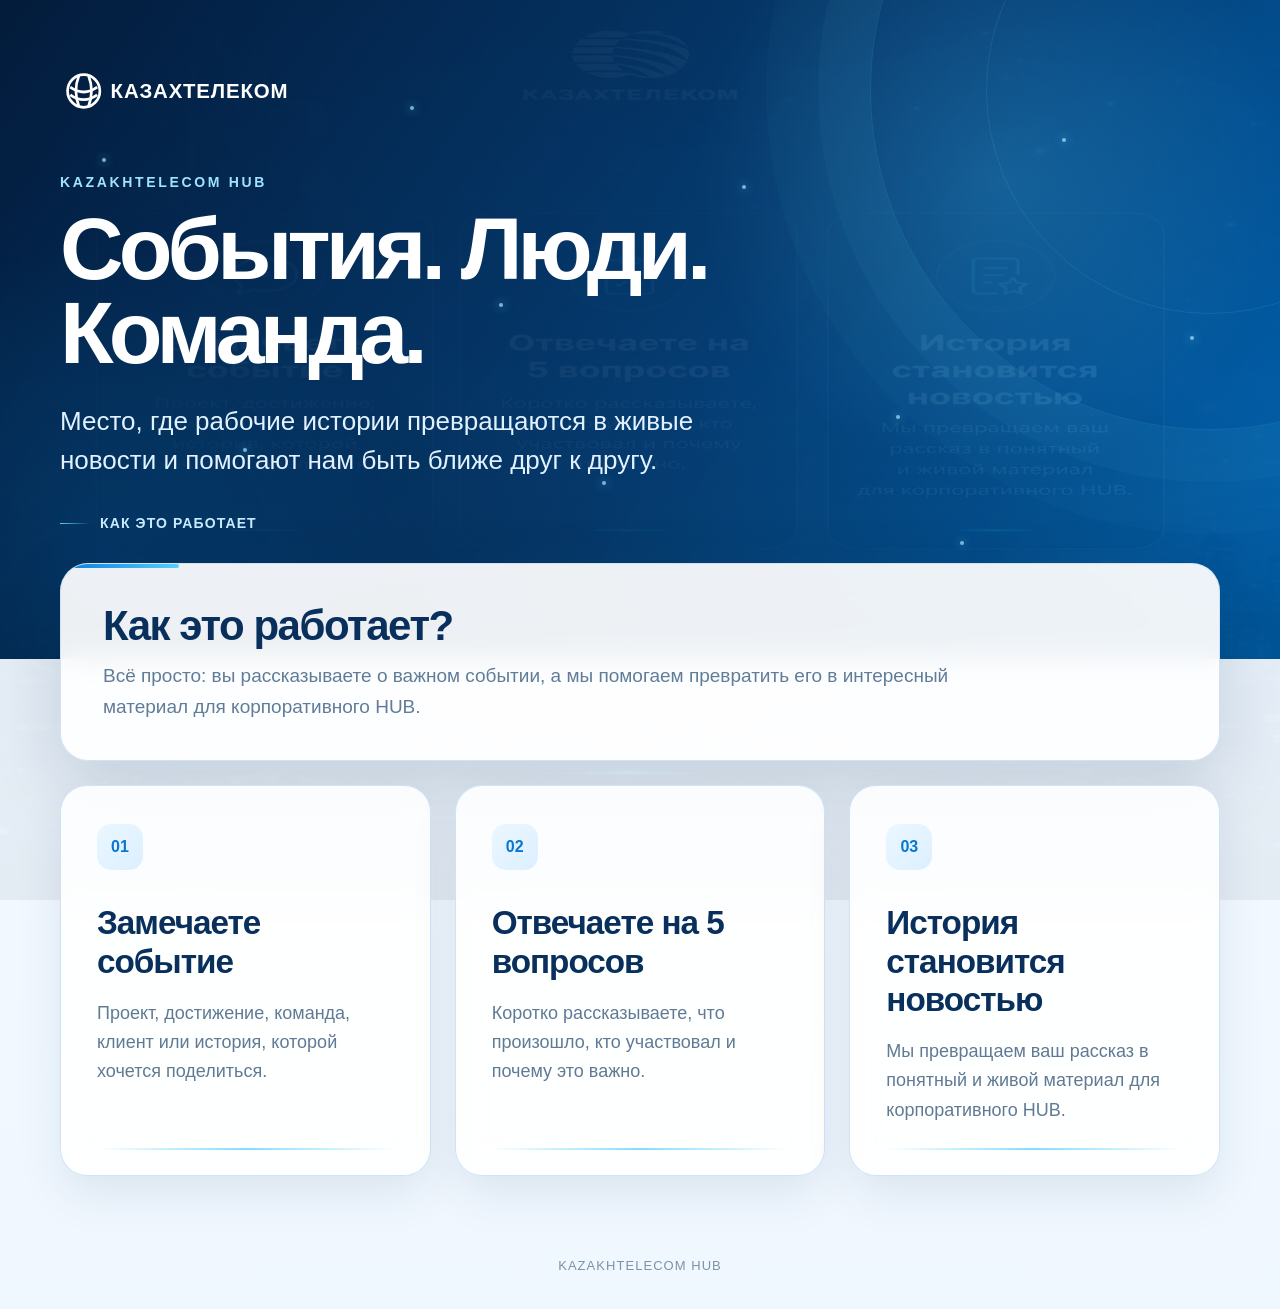
<file: index.html>
<!DOCTYPE html>
<html lang="ru">
<head>
  <meta charset="UTF-8">
  <meta name="viewport" content="width=device-width, initial-scale=1.0">
  <meta name="theme-color" content="#062a56">
  <title>Kazakhtelecom HUB</title>

  <style>
    :root {
      --navy: #062a56;
      --navy-2: #0a477f;
      --blue: #0a78d4;
      --cyan: #58cfff;
      --text: #092f5c;
      --muted: #607c98;
      --line: rgba(206, 226, 245, .95);
      --glass: rgba(255,255,255,.89);
      --shadow: 0 24px 70px rgba(4, 37, 73, .15);
    }

    * { box-sizing: border-box; }

    html { scroll-behavior: smooth; }

    body {
      margin: 0;
      color: var(--text);
      font-family: Arial, Helvetica, sans-serif;
      background:
        linear-gradient(rgba(244,249,255,.94), rgba(239,247,255,.95)),
        url("telecom-background.png") center top / cover fixed no-repeat;
      overflow-x: hidden;
    }

    .hero {
      min-height: 650px;
      position: relative;
      overflow: hidden;
      color: #fff;
      background:
        linear-gradient(125deg, rgba(3, 27, 59, .98) 0%, rgba(5, 59, 112, .95) 53%, rgba(0, 108, 190, .88) 100%),
        url("telecom-background.png") center 35% / cover no-repeat;
    }

    .hero::before {
      content: "";
      position: absolute;
      inset: 0;
      background:
        radial-gradient(circle at 78% 27%, rgba(102,218,255,.18), transparent 27%),
        radial-gradient(circle at 8% 84%, rgba(0,157,255,.12), transparent 24%),
        linear-gradient(180deg, transparent 58%, rgba(0,0,0,.15) 100%);
      pointer-events: none;
    }

    .grid-glow {
      position: absolute;
      width: 680px;
      height: 680px;
      right: -270px;
      top: -250px;
      border: 1px solid rgba(118, 216, 255, .12);
      border-radius: 50%;
      box-shadow:
        0 0 0 52px rgba(118,216,255,.035),
        0 0 0 104px rgba(118,216,255,.02);
      pointer-events: none;
    }

    .grid-glow::after {
      content: "";
      position: absolute;
      inset: 115px;
      border: 1px solid rgba(118,216,255,.11);
      border-radius: 50%;
    }

    .particles {
      position: absolute;
      inset: 0;
      pointer-events: none;
    }

    .particle {
      position: absolute;
      width: 4px;
      height: 4px;
      border-radius: 50%;
      background: #a6e4ff;
      box-shadow: 0 0 9px #63d0ff, 0 0 24px rgba(88, 207, 255, .72);
      animation: pulse 5.2s ease-in-out infinite alternate;
      opacity: .72;
    }

    .particle:nth-child(1){left:8%;top:24%;animation-delay:.2s}
    .particle:nth-child(2){left:19%;top:68%;animation-delay:1.1s}
    .particle:nth-child(3){left:32%;top:16%;animation-delay:1.8s}
    .particle:nth-child(4){left:47%;top:73%;animation-delay:.7s}
    .particle:nth-child(5){left:58%;top:28%;animation-delay:1.4s}
    .particle:nth-child(6){left:70%;top:63%;animation-delay:2.2s}
    .particle:nth-child(7){left:83%;top:21%;animation-delay:1.2s}
    .particle:nth-child(8){left:93%;top:51%;animation-delay:.6s}
    .particle:nth-child(9){left:39%;top:46%;animation-delay:2.7s}
    .particle:nth-child(10){left:75%;top:82%;animation-delay:1.9s}

    @keyframes pulse {
      from { transform: translateY(0) scale(.85); opacity: .35; }
      to   { transform: translateY(-16px) scale(1.25); opacity: 1; }
    }

    .hero-inner {
      width: min(1160px, calc(100% - 44px));
      margin: 0 auto;
      padding: 66px 0 128px;
      position: relative;
      z-index: 2;
    }

    .brand {
      width: 280px;
      max-width: 70vw;
      display: block;
      margin-bottom: 58px;
    }

    .eyebrow {
      margin: 0 0 17px;
      font-size: 14px;
      font-weight: 700;
      letter-spacing: .19em;
      color: #9fe3ff;
      text-transform: uppercase;
    }

    h1 {
      max-width: 950px;
      margin: 0;
      font-size: clamp(52px, 7.4vw, 88px);
      line-height: .96;
      letter-spacing: -.055em;
      font-weight: 800;
    }

    .subtitle {
      max-width: 720px;
      margin: 27px 0 0;
      font-size: clamp(19px, 2.25vw, 26px);
      line-height: 1.5;
      color: #e1f1ff;
    }

    .scroll-cue {
      margin-top: 35px;
      display: inline-flex;
      align-items: center;
      gap: 10px;
      color: #c9ebff;
      font-size: 14px;
      font-weight: 700;
      letter-spacing: .08em;
      text-transform: uppercase;
    }

    .scroll-cue span {
      width: 30px;
      height: 1px;
      background: linear-gradient(90deg, var(--cyan), transparent);
    }

    .content {
      width: min(1160px, calc(100% - 44px));
      margin: -96px auto 0;
      position: relative;
      z-index: 3;
      padding-bottom: 82px;
    }

    .intro {
      position: relative;
      overflow: hidden;
      margin-bottom: 24px;
      padding: 38px 42px;
      border: 1px solid rgba(209, 227, 243, .98);
      border-radius: 28px;
      background: rgba(255,255,255,.93);
      box-shadow: var(--shadow);
      backdrop-filter: blur(14px);
    }

    .intro::before {
      content: "";
      position: absolute;
      left: 0;
      top: 0;
      width: 118px;
      height: 4px;
      border-radius: 0 5px 5px 0;
      background: linear-gradient(90deg, #067ad8, var(--cyan));
    }

    .intro h2 {
      margin: 0 0 9px;
      font-size: clamp(31px, 4vw, 42px);
      line-height: 1.15;
      letter-spacing: -.035em;
    }

    .intro p {
      max-width: 870px;
      margin: 0;
      color: var(--muted);
      font-size: 19px;
      line-height: 1.65;
    }

    .cards {
      display: grid;
      grid-template-columns: repeat(3, 1fr);
      gap: 24px;
    }

    .card {
      position: relative;
      min-height: 360px;
      padding: 38px 36px 50px;
      border: 1px solid var(--line);
      border-radius: 27px;
      background: var(--glass);
      box-shadow: 0 18px 48px rgba(7, 43, 82, .09);
      backdrop-filter: blur(14px);
      transition: transform .25s ease, box-shadow .25s ease, border-color .25s ease;
    }

    .card:hover {
      transform: translateY(-8px);
      border-color: #b9d8f2;
      box-shadow: 0 28px 62px rgba(7, 43, 82, .16);
    }

    .number {
      width: 46px;
      height: 46px;
      margin-bottom: 34px;
      display: grid;
      place-items: center;
      border-radius: 14px;
      color: #0877d2;
      background: linear-gradient(135deg, #ebf7ff, #dcefff);
      font-size: 16px;
      font-weight: 800;
    }

    .card h3 {
      margin: 0 0 18px;
      max-width: 330px;
      font-size: clamp(27px, 2.6vw, 34px);
      line-height: 1.15;
      letter-spacing: -.03em;
    }

    .card p {
      margin: 0;
      color: #607a94;
      font-size: 18px;
      line-height: 1.62;
    }

    .card-line {
      position: absolute;
      left: 36px;
      right: 36px;
      bottom: 25px;
      height: 2px;
      background: linear-gradient(90deg, transparent, #56cfff, transparent);
      opacity: .72;
    }

    .footer {
      padding: 0 20px 36px;
      text-align: center;
      color: #7c92a8;
      font-size: 13px;
      letter-spacing: .08em;
      text-transform: uppercase;
    }

    @media (max-width: 900px) {
      .hero { min-height: 590px; }
      .hero-inner { padding-bottom: 115px; }
      .cards { grid-template-columns: 1fr; }
      .card { min-height: auto; }
    }

    @media (max-width: 560px) {
      .hero-inner, .content {
        width: min(100% - 28px, 1160px);
      }

      .brand {
        width: 245px;
        margin-bottom: 42px;
      }

      h1 { font-size: clamp(45px, 14vw, 64px); }

      .subtitle { font-size: 18px; }

      .intro, .card {
        padding-left: 25px;
        padding-right: 25px;
        border-radius: 22px;
      }

      .content { margin-top: -58px; }

      .card-line {
        left: 25px;
        right: 25px;
      }
    }
  </style>
</head>

<body>
  <header class="hero">
    <div class="grid-glow" aria-hidden="true"></div>

    <div class="particles" aria-hidden="true">
      <span class="particle"></span><span class="particle"></span>
      <span class="particle"></span><span class="particle"></span>
      <span class="particle"></span><span class="particle"></span>
      <span class="particle"></span><span class="particle"></span>
      <span class="particle"></span><span class="particle"></span>
    </div>

    <div class="hero-inner">
      <img class="brand" src="logo.svg" alt="Казахтелеком">

      <p class="eyebrow">KAZAKHTELECOM HUB</p>
      <h1>События. Люди.<br>Команда.</h1>

      <p class="subtitle">
        Место, где рабочие истории превращаются в живые новости
        и помогают нам быть ближе друг к другу.
      </p>

      <div class="scroll-cue">
        <span></span>
        Как это работает
      </div>
    </div>
  </header>

  <main class="content" id="how-it-works">
    <section class="intro">
      <h2>Как это работает?</h2>
      <p>
        Всё просто: вы рассказываете о важном событии, а мы помогаем
        превратить его в интересный материал для корпоративного HUB.
      </p>
    </section>

    <section class="cards" aria-label="Как поделиться историей">
      <article class="card">
        <div class="number">01</div>
        <h3>Замечаете событие</h3>
        <p>
          Проект, достижение, команда, клиент или история,
          которой хочется поделиться.
        </p>
        <div class="card-line" aria-hidden="true"></div>
      </article>

      <article class="card">
        <div class="number">02</div>
        <h3>Отвечаете на 5 вопросов</h3>
        <p>
          Коротко рассказываете, что произошло, кто участвовал
          и почему это важно.
        </p>
        <div class="card-line" aria-hidden="true"></div>
      </article>

      <article class="card">
        <div class="number">03</div>
        <h3>История становится новостью</h3>
        <p>
          Мы превращаем ваш рассказ в понятный и живой материал
          для корпоративного HUB.
        </p>
        <div class="card-line" aria-hidden="true"></div>
      </article>
    </section>
  </main>

  <footer class="footer">Kazakhtelecom HUB</footer>
</body>
</html>
</file>
